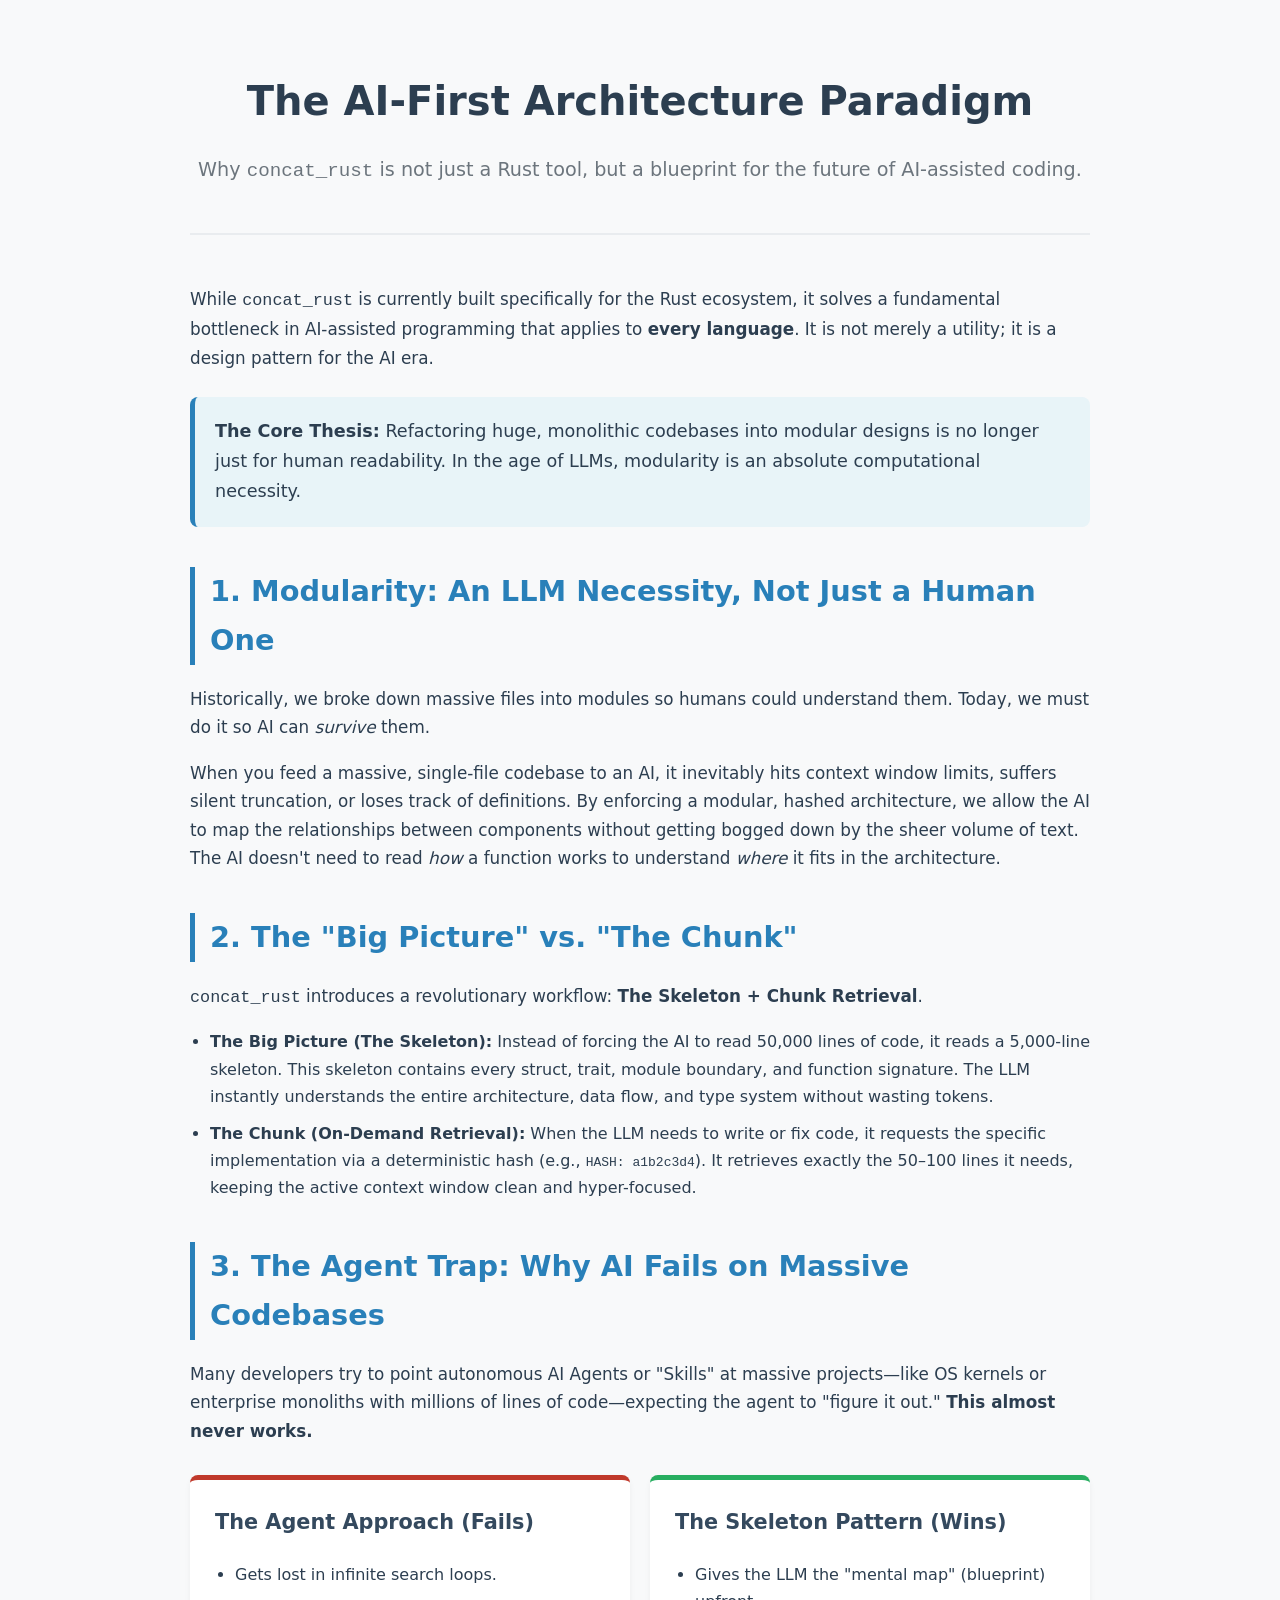
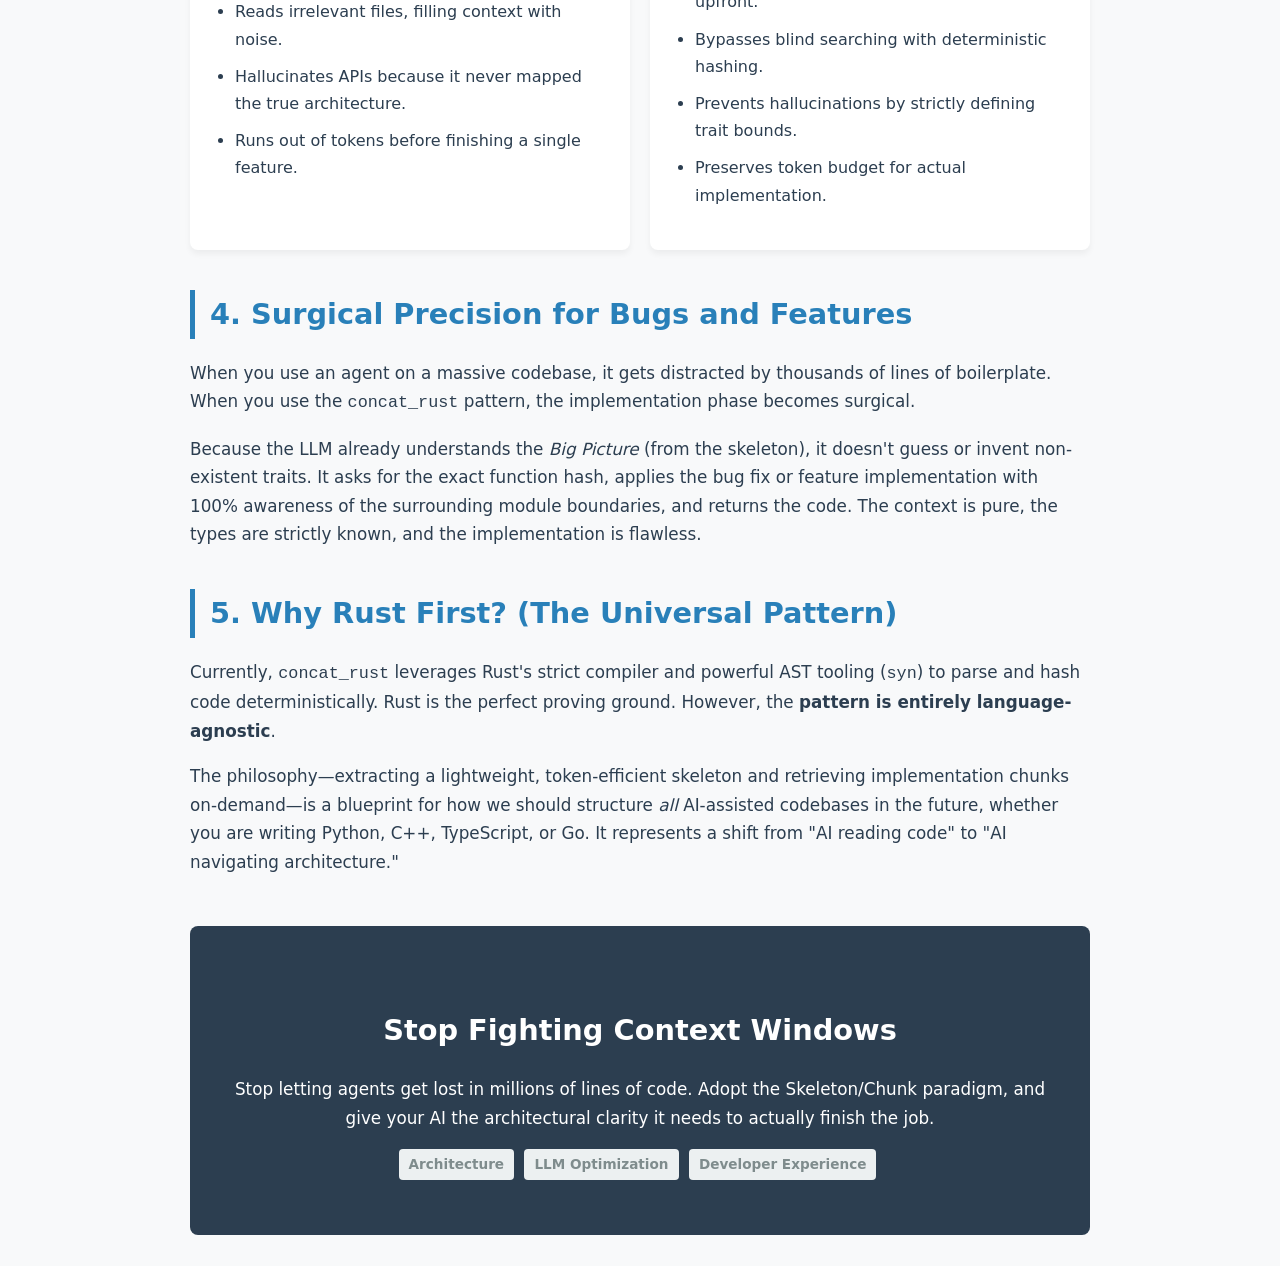
<file: index.html>
<!DOCTYPE html>
<html lang="en">
<head>
    <meta charset="UTF-8">
    <meta name="viewport" content="width=device-width, initial-scale=1.0">
    <title>The concat_rust Paradigm: AI-First Modular Architecture</title>
    <style>
        :root {
            --bg-color: #f8f9fa;
            --card-bg: #ffffff;
            --text-main: #2c3e50;
            --text-muted: #6c757d;
            --accent-primary: #2980b9;
            --accent-success: #27ae60;
            --accent-danger: #c0392b;
            --border-radius: 8px;
        }

        body {
            font-family: 'Segoe UI', system-ui, -apple-system, sans-serif;
            line-height: 1.7;
            color: var(--text-main);
            background-color: var(--bg-color);
            margin: 0;
            padding: 0;
        }

        .container {
            max-width: 900px;
            margin: 0 auto;
            padding: 40px 20px;
        }

        header {
            text-align: center;
            margin-bottom: 50px;
            padding-bottom: 30px;
            border-bottom: 2px solid #e9ecef;
        }

        h1 {
            font-size: 2.5rem;
            margin-bottom: 10px;
            color: var(--text-main);
            font-weight: 800;
        }

        .subtitle {
            font-size: 1.2rem;
            color: var(--text-muted);
            font-weight: 400;
        }

        h2 {
            font-size: 1.8rem;
            color: var(--accent-primary);
            margin-top: 40px;
            margin-bottom: 20px;
            border-left: 5px solid var(--accent-primary);
            padding-left: 15px;
        }

        h3 {
            font-size: 1.3rem;
            color: #34495e;
            margin-top: 25px;
        }

        p {
            margin-bottom: 15px;
            font-size: 1.05rem;
        }

        .highlight-box {
            background-color: #e8f4f8;
            border-left: 5px solid var(--accent-primary);
            padding: 20px;
            border-radius: var(--border-radius);
            margin: 25px 0;
            font-size: 1.1rem;
        }

        .comparison-grid {
            display: grid;
            grid-template-columns: 1fr 1fr;
            gap: 20px;
            margin: 30px 0;
        }

        .card {
            background: var(--card-bg);
            padding: 25px;
            border-radius: var(--border-radius);
            box-shadow: 0 4px 6px rgba(0,0,0,0.05);
        }

        .card.bad {
            border-top: 5px solid var(--accent-danger);
        }

        .card.good {
            border-top: 5px solid var(--accent-success);
        }

        .card h3 {
            margin-top: 0;
        }

        ul {
            padding-left: 20px;
        }

        li {
            margin-bottom: 10px;
        }

        .tag {
            display: inline-block;
            background: #ecf0f1;
            color: #7f8c8d;
            padding: 4px 10px;
            border-radius: 4px;
            font-size: 0.85rem;
            font-weight: 600;
            margin-right: 5px;
        }

        .conclusion {
            background: #2c3e50;
            color: white;
            padding: 40px;
            border-radius: var(--border-radius);
            text-align: center;
            margin-top: 50px;
        }

        .conclusion h2 {
            color: white;
            border-left: none;
            padding-left: 0;
            text-align: center;
        }

        @media (max-width: 768px) {
            .comparison-grid {
                grid-template-columns: 1fr;
            }
            h1 { font-size: 2rem; }
        }
    </style>
</head>
<body>

<div class="container">
    <header>
        <h1>The AI-First Architecture Paradigm</h1>
        <p class="subtitle">Why <code>concat_rust</code> is not just a Rust tool, but a blueprint for the future of AI-assisted coding.</p>
    </header>

    <section>
        <p>While <code>concat_rust</code> is currently built specifically for the Rust ecosystem, it solves a fundamental bottleneck in AI-assisted programming that applies to <strong>every language</strong>. It is not merely a utility; it is a design pattern for the AI era.</p>
        
        <div class="highlight-box">
            <strong>The Core Thesis:</strong> Refactoring huge, monolithic codebases into modular designs is no longer just for human readability. In the age of LLMs, modularity is an absolute computational necessity.
        </div>
    </section>

    <section>
        <h2>1. Modularity: An LLM Necessity, Not Just a Human One</h2>
        <p>Historically, we broke down massive files into modules so humans could understand them. Today, we must do it so AI can <em>survive</em> them.</p>
        <p>When you feed a massive, single-file codebase to an AI, it inevitably hits context window limits, suffers silent truncation, or loses track of definitions. By enforcing a modular, hashed architecture, we allow the AI to map the relationships between components without getting bogged down by the sheer volume of text. The AI doesn't need to read <em>how</em> a function works to understand <em>where</em> it fits in the architecture.</p>
    </section>

    <section>
        <h2>2. The "Big Picture" vs. "The Chunk"</h2>
        <p><code>concat_rust</code> introduces a revolutionary workflow: <strong>The Skeleton + Chunk Retrieval</strong>.</p>
        <ul>
            <li><strong>The Big Picture (The Skeleton):</strong> Instead of forcing the AI to read 50,000 lines of code, it reads a 5,000-line skeleton. This skeleton contains every struct, trait, module boundary, and function signature. The LLM instantly understands the entire architecture, data flow, and type system without wasting tokens.</li>
            <li><strong>The Chunk (On-Demand Retrieval):</strong> When the LLM needs to write or fix code, it requests the specific implementation via a deterministic hash (e.g., <code>HASH: a1b2c3d4</code>). It retrieves exactly the 50–100 lines it needs, keeping the active context window clean and hyper-focused.</li>
        </ul>
    </section>

    <section>
        <h2>3. The Agent Trap: Why AI Fails on Massive Codebases</h2>
        <p>Many developers try to point autonomous AI Agents or "Skills" at massive projects—like OS kernels or enterprise monoliths with millions of lines of code—expecting the agent to "figure it out." <strong>This almost never works.</strong></p>

        <div class="comparison-grid">
            <div class="card bad">
                <h3>The Agent Approach (Fails)</h3>
                <ul>
                    <li>Gets lost in infinite search loops.</li>
                    <li>Reads irrelevant files, filling context with noise.</li>
                    <li>Hallucinates APIs because it never mapped the true architecture.</li>
                    <li>Runs out of tokens before finishing a single feature.</li>
                </ul>
            </div>
            <div class="card good">
                <h3>The Skeleton Pattern (Wins)</h3>
                <ul>
                    <li>Gives the LLM the "mental map" (blueprint) upfront.</li>
                    <li>Bypasses blind searching with deterministic hashing.</li>
                    <li>Prevents hallucinations by strictly defining trait bounds.</li>
                    <li>Preserves token budget for actual implementation.</li>
                </ul>
            </div>
        </div>
    </section>

    <section>
        <h2>4. Surgical Precision for Bugs and Features</h2>
        <p>When you use an agent on a massive codebase, it gets distracted by thousands of lines of boilerplate. When you use the <code>concat_rust</code> pattern, the implementation phase becomes surgical.</p>
        <p>Because the LLM already understands the <em>Big Picture</em> (from the skeleton), it doesn't guess or invent non-existent traits. It asks for the exact function hash, applies the bug fix or feature implementation with 100% awareness of the surrounding module boundaries, and returns the code. The context is pure, the types are strictly known, and the implementation is flawless.</p>
    </section>

    <section>
        <h2>5. Why Rust First? (The Universal Pattern)</h2>
        <p>Currently, <code>concat_rust</code> leverages Rust's strict compiler and powerful AST tooling (<code>syn</code>) to parse and hash code deterministically. Rust is the perfect proving ground. However, the <strong>pattern is entirely language-agnostic</strong>.</p>
        <p>The philosophy—extracting a lightweight, token-efficient skeleton and retrieving implementation chunks on-demand—is a blueprint for how we should structure <em>all</em> AI-assisted codebases in the future, whether you are writing Python, C++, TypeScript, or Go. It represents a shift from "AI reading code" to "AI navigating architecture."</p>
    </section>

    <div class="conclusion">
        <h2>Stop Fighting Context Windows</h2>
        <p>Stop letting agents get lost in millions of lines of code. Adopt the Skeleton/Chunk paradigm, and give your AI the architectural clarity it needs to actually finish the job.</p>
        <p><span class="tag">Architecture</span> <span class="tag">LLM Optimization</span> <span class="tag">Developer Experience</span></p>
    </div>
</div>

</body>
</html>
</file>
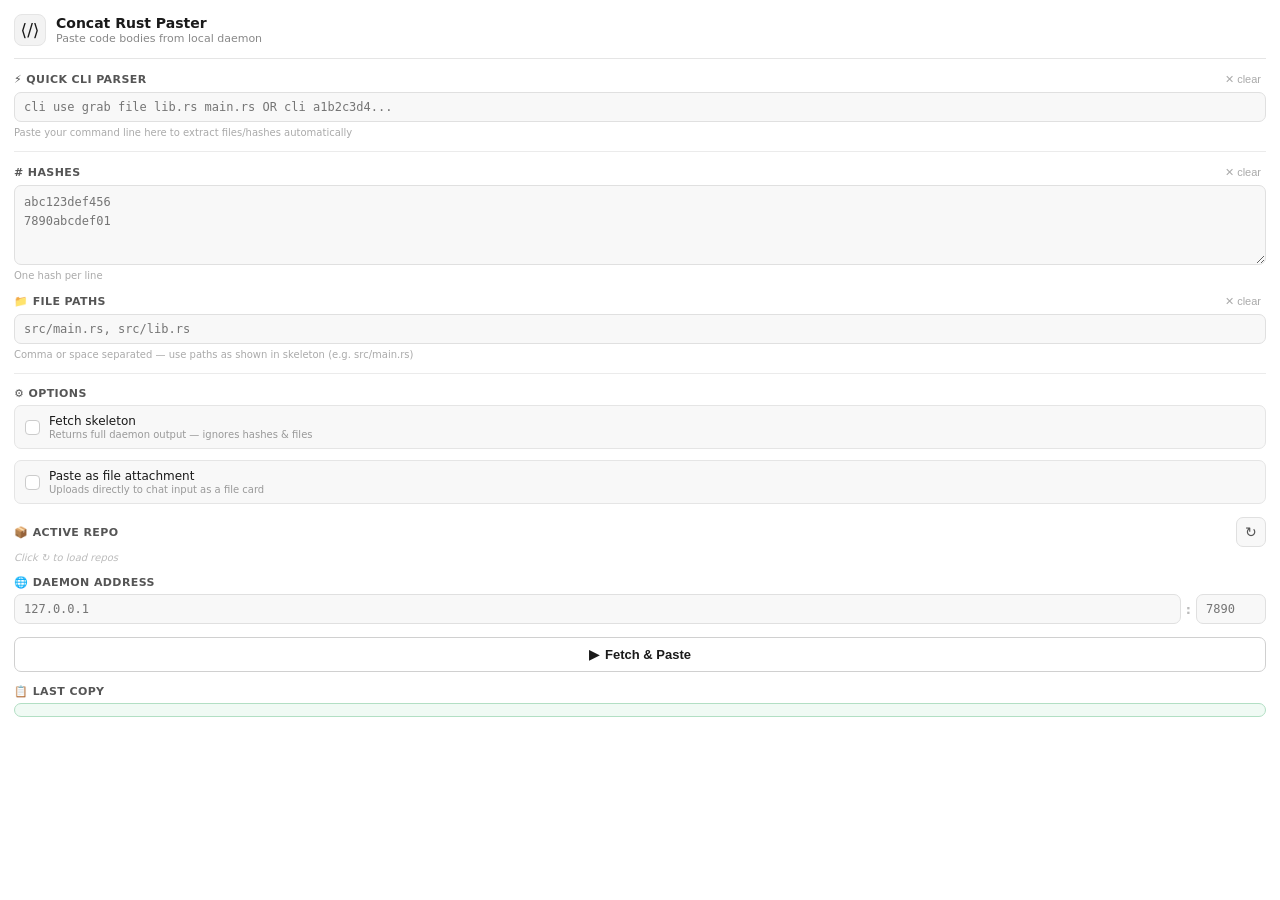
<file: ext/sidepanel.html>
<!DOCTYPE html>
<html>
<head>
  <meta charset="utf-8">
  <style>
    *, *::before, *::after { box-sizing: border-box; margin: 0; padding: 0; }
    body {
      font-family: system-ui, sans-serif;
      font-size: 13px;
      background: #fff;
      color: #1a1a1a;
      padding: 14px;
      display: flex;
      flex-direction: column;
      gap: 13px;
    }

    /* ── Header ── */
    .header {
      display: flex;
      align-items: center;
      gap: 10px;
      padding-bottom: 12px;
      border-bottom: 1px solid #e5e5e5;
    }
    .header-icon {
      width: 32px; height: 32px;
      border-radius: 8px;
      background: #f3f3f3;
      border: 1px solid #e5e5e5;
      display: flex; align-items: center; justify-content: center;
      font-size: 17px;
      flex-shrink: 0;
    }
    .header-title { font-size: 14px; font-weight: 600; }
    .header-sub   { font-size: 11px; color: #888; margin-top: 1px; }

    /* ── Section ── */
    .section { display: flex; flex-direction: column; gap: 5px; }
    .section-label {
      display: flex; justify-content: space-between; align-items: center;
    }
    .label {
      font-size: 11px; font-weight: 600;
      color: #555; text-transform: uppercase; letter-spacing: .4px;
    }
    .btn-clear {
      font-size: 11px; color: #aaa; cursor: pointer;
      border: none; background: none; padding: 2px 5px;
      border-radius: 4px; line-height: 1;
    }
    .btn-clear:hover { color: #555; background: #f0f0f0; }

    textarea, input[type="text"], input[type="number"] {
      width: 100%;
      background: #f8f8f8;
      border: 1px solid #e0e0e0;
      border-radius: 7px;
      padding: 7px 9px;
      font-size: 12px;
      font-family: 'Menlo', 'Consolas', monospace;
      color: #1a1a1a;
      outline: none;
      transition: border-color .15s, box-shadow .15s;
    }
    textarea { height: 80px; resize: vertical; line-height: 1.55; }
    textarea:focus, input:focus {
      border-color: #aaa;
      box-shadow: 0 0 0 2px rgba(0,0,0,0.06);
    }
    .field-hint { font-size: 10px; color: #aaa; }

    /* ── Daemon row ── */
    .addr-row { display: flex; align-items: center; gap: 5px; }
    .addr-row input[type="text"]   { flex: 1; min-width: 0; }
    .addr-row input[type="number"] { width: 70px; }
    .addr-sep { color: #bbb; flex-shrink: 0; font-weight: 600; }

    /* ── Repo section ── */
    .btn-icon {
      width: 30px; height: 30px;
      border-radius: 7px;
      border: 1px solid #e0e0e0;
      background: #f8f8f8;
      color: #555;
      font-size: 14px;
      cursor: pointer;
      display: flex; align-items: center; justify-content: center;
      flex-shrink: 0;
      transition: background .15s, border-color .15s;
    }
    .btn-icon:hover { background: #eee; border-color: #ccc; }
    .btn-icon:active { transform: scale(0.95); }
    .btn-icon.spinning { pointer-events: none; opacity: 0.6; }

    .repo-chips {
      display: flex;
      flex-wrap: wrap;
      gap: 5px;
      min-height: 0;
    }
    .repo-chip {
      display: inline-flex;
      align-items: center;
      gap: 4px;
      padding: 4px 9px;
      border-radius: 6px;
      border: 1px solid #e0e0e0;
      background: #f8f8f8;
      font-size: 11px;
      font-family: 'Menlo', 'Consolas', monospace;
      color: #555;
      cursor: pointer;
      transition: background .15s, border-color .15s, color .15s;
      user-select: none;
    }
    .repo-chip:hover { background: #eee; border-color: #bbb; }
    .repo-chip.active {
      background: #2563eb;
      border-color: #1d4ed8;
      color: #fff;
      font-size: 12px;
      font-weight: 600;
      padding: 5px 11px;
      box-shadow: 0 1px 3px rgba(37, 99, 235, 0.25);
    }
    .repo-chip .chip-branch {
      font-size: 9px;
      color: #999;
    }
    .repo-chip.active .chip-branch {
      color: #dbeafe;
      font-size: 10px;
      font-weight: 400;
    }
    .repo-chips-empty {
      font-size: 10px;
      color: #bbb;
      font-style: italic;
    }

    /* ── Skeleton toggle ── */
    .toggle-row {
      display: flex; align-items: center; gap: 9px;
      padding: 8px 10px;
      background: #f8f8f8;
      border: 1px solid #e5e5e5;
      border-radius: 7px;
      cursor: pointer;
      user-select: none;
    }
    .toggle-row:hover { background: #f0f0f0; }
    .toggle-box {
      width: 15px; height: 15px;
      border-radius: 4px;
      border: 1.5px solid #ccc;
      background: #fff;
      flex-shrink: 0;
      display: flex; align-items: center; justify-content: center;
      transition: background .15s, border-color .15s;
      font-size: 10px; color: #fff;
    }
    .toggle-box.checked { background: #333; border-color: #333; }
    .toggle-text { font-size: 12px; font-weight: 500; }
    .toggle-sub  { font-size: 10px; color: #999; margin-top: 1px; }

    /* ── Divider ── */
    .divider { height: 1px; background: #ebebeb; }

    /* ── Fetch button ── */
    .fetch-btn {
      width: 100%; padding: 9px;
      border: 1px solid #d0d0d0;
      border-radius: 7px;
      background: #fff;
      color: #1a1a1a;
      font-size: 13px; font-weight: 600;
      cursor: pointer;
      display: flex; align-items: center; justify-content: center; gap: 6px;
      transition: background .15s;
    }
    .fetch-btn:hover   { background: #f4f4f4; }
    .fetch-btn:active  { transform: scale(0.99); }
    .fetch-btn:disabled { opacity: .5; cursor: not-allowed; }

    /* ── Status box ── */
    .status-box {
      border-radius: 7px;
      padding: 8px 10px;
      font-size: 12px;
      line-height: 1.5;
      display: none;
    }
    .status-box.loading {
      display: flex; align-items: center; gap: 8px;
      background: #f5f5f5;
      border: 1px solid #e5e5e5;
      color: #666;
    }
    .status-box.success {
      display: block;
      background: #f0faf4;
      border: 1px solid #b2dfc4;
      color: #1d6b3e;
    }
    .status-box.error {
      display: block;
      background: #fff3f3;
      border: 1px solid #f5b8b8;
      color: #b03030;
    }
    .status-title { font-weight: 600; margin-bottom: 5px; }
    .status-items { display: flex; flex-direction: column; gap: 3px; }
    .status-item  { display: flex; align-items: center; gap: 5px; font-size: 11px; }

    .spinner {
      width: 12px; height: 12px;
      border: 1.5px solid #ccc;
      border-top-color: #888;
      border-radius: 50%;
      animation: spin .7s linear infinite;
      flex-shrink: 0;
    }
    @keyframes spin { to { transform: rotate(360deg); } }

    /* ── Dimmed state ── */
    .dimmed { opacity: .35; pointer-events: none; }

    /* ══════════════════════════════════════════════════════════════
       ── Dark Theme (Auto-detects OS/Browser setting) ──
       ══════════════════════════════════════════════════════════════ */
    @media (prefers-color-scheme: dark) {
      body {
        background: #1a1a1a;
        color: #e0e0e0;
      }
      .header {
        border-bottom-color: #333;
      }
      .header-icon {
        background: #2a2a2a;
        border-color: #3a3a3a;
      }
      .header-sub {
        color: #888;
      }
      .label {
        color: #aaa;
      }
      .btn-clear {
        color: #666;
      }
      .btn-clear:hover {
        color: #bbb;
        background: #2a2a2a;
      }
      textarea, input[type="text"], input[type="number"] {
        background: #242424;
        border-color: #3a3a3a;
        color: #e0e0e0;
      }
      textarea:focus, input:focus {
        border-color: #666;
        box-shadow: 0 0 0 2px rgba(255,255,255,0.06);
      }
      .field-hint {
        color: #666;
      }
      .addr-sep {
        color: #555;
      }
      .btn-icon {
        border-color: #3a3a3a;
        background: #242424;
        color: #aaa;
      }
      .btn-icon:hover {
        background: #333;
        border-color: #555;
      }
      .repo-chip {
        border-color: #3a3a3a;
        background: #242424;
        color: #aaa;
      }
      .repo-chip:hover {
        background: #333;
        border-color: #555;
      }
      .repo-chip.active {
        background: #2563eb;
        border-color: #3b82f6;
        color: #ffffff;
        font-size: 12px;
        font-weight: 600;
        padding: 5px 11px;
        box-shadow: 0 2px 6px rgba(37, 99, 235, 0.35);
      }
      .repo-chip .chip-branch {
        color: #666;
      }
      .repo-chip.active .chip-branch {
        color: #bfdbfe;
        font-size: 10px;
        font-weight: 400;
      }
      .repo-chips-empty {
        color: #555;
      }
      .toggle-row {
        background: #242424;
        border-color: #3a3a3a;
      }
      .toggle-row:hover {
        background: #2d2d2d;
      }
      .toggle-box {
        border-color: #555;
        background: #1a1a1a;
      }
      .toggle-box.checked {
        background: #e0e0e0;
        border-color: #e0e0e0;
        color: #1a1a1a;
      }
      .toggle-sub {
        color: #666;
      }
      .divider {
        background: #333;
      }
      .fetch-btn {
        border-color: #3a3a3a;
        background: #242424;
        color: #e0e0e0;
      }
      .fetch-btn:hover {
        background: #2d2d2d;
      }
      .status-box.loading {
        background: #242424;
        border-color: #3a3a3a;
        color: #aaa;
      }
      .status-box.success {
        background: #132613;
        border-color: #2d5a2d;
        color: #6bc76b;
      }
      .status-box.error {
        background: #2e1a1a;
        border-color: #5a2d2d;
        color: #e06060;
      }
      .spinner {
        border-color: #3a3a3a;
        border-top-color: #aaa;
      }
    }
  </style>
</head>
<body>

  <!-- Header -->
  <div class="header">
    <div class="header-icon">⟨/⟩</div>
    <div>
      <div class="header-title" id="headerTitle">Concat Rust Paster</div>
      <div class="header-sub">Paste code bodies from local daemon</div>
    </div>
  </div>

  <!-- Quick Command Line Parser -->
  <div class="section">
    <div class="section-label">
      <span class="label">⚡ Quick CLI Parser</span>
      <button class="btn-clear" id="clearQuickCommand">✕ clear</button>
    </div>
    <input type="text" id="quickCommand" placeholder="cli use grab file lib.rs main.rs OR cli a1b2c3d4..." spellcheck="false">
    <span class="field-hint">Paste your command line here to extract files/hashes automatically</span>
  </div>

  <div class="divider"></div>

  <!-- Hashes -->
  <div class="section" id="hashSection">
    <div class="section-label">
      <span class="label"># Hashes</span>
      <button class="btn-clear" id="clearHashes">✕ clear</button>
    </div>
    <textarea id="hashes" placeholder="abc123def456&#10;7890abcdef01" spellcheck="false"></textarea>
    <span class="field-hint">One hash per line</span>
  </div>

  <!-- Files -->
  <div class="section" id="fileSection">
    <div class="section-label">
      <span class="label">📁 File paths</span>
      <button class="btn-clear" id="clearFiles">✕ clear</button>
    </div>
    <input type="text" id="files" placeholder="src/main.rs, src/lib.rs" spellcheck="false">
    <span class="field-hint">Comma or space separated — use paths as shown in skeleton (e.g. src/main.rs)</span>
  </div>

  <div class="divider"></div>

  <!-- Options -->
  <div class="section">
    <span class="label">⚙ Options</span>

    <!-- Skeleton Toggle -->
    <label class="toggle-row" id="skeletonRow">
      <div class="toggle-box" id="skeletonBox"></div>
      <div>
        <div class="toggle-text">Fetch skeleton</div>
        <div class="toggle-sub">Returns full daemon output — ignores hashes &amp; files</div>
      </div>
    </label>

    <!-- Paste as File Toggle -->
    <label class="toggle-row" id="pasteFileRow" style="margin-top: 6px;">
      <div class="toggle-box" id="pasteFileBox"></div>
      <div>
        <div class="toggle-text">Paste as file attachment</div>
        <div class="toggle-sub">Uploads directly to chat input as a file card</div>
      </div>
    </label>
  </div>

  <!-- Active repo -->
  <div class="section">
    <div class="section-label">
      <span class="label">📦 Active repo</span>
      <button class="btn-icon" id="refreshRepos" title="Fetch repos from daemon">↻</button>
    </div>
    <div class="repo-chips" id="repoChips">
      <span class="repo-chips-empty">Click ↻ to load repos</span>
    </div>
  </div>

  <!-- Daemon address -->
  <div class="section">
    <span class="label">🌐 Daemon address</span>
    <div class="addr-row">
      <input type="text"   id="host" placeholder="127.0.0.1">
      <span class="addr-sep">:</span>
      <input type="number" id="port" placeholder="7890">
    </div>
  </div>

  <!-- Fetch button -->
  <button class="fetch-btn" id="fetchBtn">
    <span id="fetchBtnIcon">▶</span>
    <span id="fetchBtnLabel">Fetch &amp; Paste</span>
  </button>

  <!-- Status -->
  <div class="status-box" id="statusBox">
    <div class="spinner" id="spinner" style="display:none"></div>
    <div id="statusContent"></div>
  </div>

<!-- ─── Copy Detection Info ─── -->
<div class="section" id="copyInfoSection" hidden>
  <div class="label">📋 Last Copy</div>
  <div id="copyInfoContent" class="status-box success" style="display: block; padding: 6px 10px; font-size: 12px;"></div>
</div>

  <script src="sidepanel.js"></script>
</body>
</html>
</file>
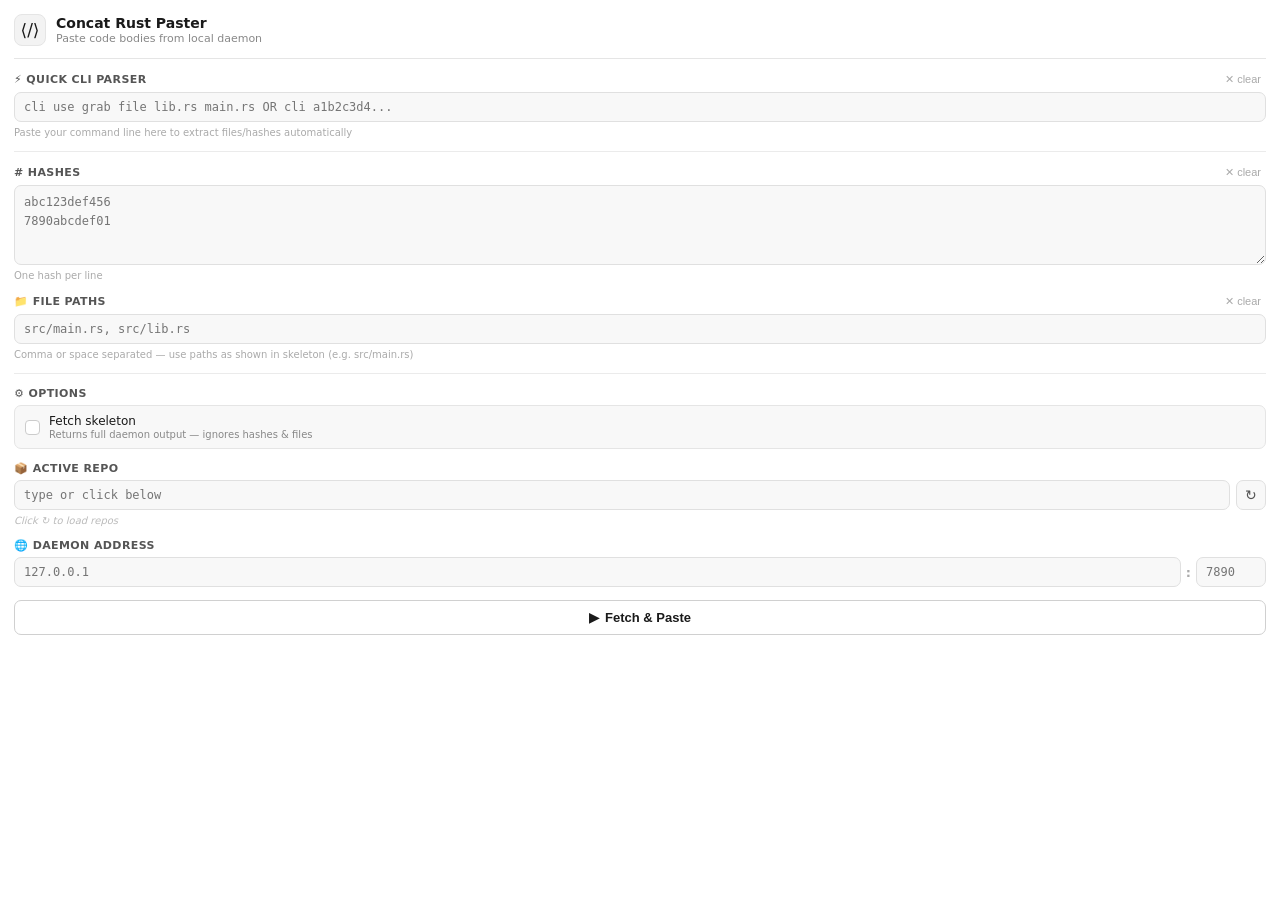
<file: ext_ff/sidepanel.html>
<!DOCTYPE html>
<html>
<head>
  <meta charset="utf-8">
<style>
    /* ── Theme Definitions ── */
    :root {
      --bg-color: #ffffff;
      --text-color: #1a1a1a;
      --border-color: #e5e5e5;
      
      --header-icon-bg: #f3f3f3;
      --text-muted: #888;
      --text-label: #555;
      --text-hint: #aaa;
      
      --input-bg: #f8f8f8;
      --input-border: #e0e0e0;
      --input-focus-border: #aaa;
      --input-focus-shadow: rgba(0, 0, 0, 0.06);
      
      --toggle-bg: #f8f8f8;
      --toggle-hover-bg: #f0f0f0;
      --toggle-box-border: #ccc;
      --toggle-box-checked-bg: #333;
      --toggle-box-checked-border: #333;
      --toggle-box-checked-text: #ffffff;
      
      --divider-color: #ebebeb;
      
      --button-bg: #ffffff;
      --button-border: #d0d0d0;
      --button-hover-bg: #f4f4f4;
      
      --status-loading-bg: #f5f5f5;
      --status-loading-border: #e5e5e5;
      --status-loading-text: #666;
      --status-success-bg: #f0faf4;
      --status-success-border: #b2dfc4;
      --status-success-text: #1d6b3e;
      --status-error-bg: #fff3f3;
      --status-error-border: #f5b8b8;
      --status-error-text: #b03030;
      
      --spinner-border: #ccc;
      --spinner-top: #888;
    }

    /* Auto-detect Firefox / OS dark theme */
    @media (prefers-color-scheme: dark) {
      :root {
        --bg-color: #1c1b22;             /* Firefox standard panel dark background */
        --text-color: #fbfbfe;           /* High contrast light text */
        --border-color: #38383d;
        
        --header-icon-bg: #2b2a33;
        --text-muted: #9e9e9e;
        --text-label: #cfcfd8;
        --text-hint: #8f8f9d;
        
        --input-bg: #2b2a33;
        --input-border: #52525e;
        --input-focus-border: #00ddff;   /* Neon cyan blue accent */
        --input-focus-shadow: rgba(0, 221, 255, 0.15);
        
        --toggle-bg: #2b2a33;
        --toggle-hover-bg: #3b3a42;
        --toggle-box-border: #52525e;
        --toggle-box-checked-bg: #00ddff;
        --toggle-box-checked-border: #00ddff;
        --toggle-box-checked-text: #1c1b22;
        
        --divider-color: #2b2a33;
        
        --button-bg: #2b2a33;
        --button-border: #52525e;
        --button-hover-bg: #3b3a42;
        
        --status-loading-bg: #23222b;
        --status-loading-border: #42414d;
        --status-loading-text: #bfbfbf;
        --status-success-bg: #0d2818;
        --status-success-border: #1b4d2c;
        --status-success-text: #86efac;
        --status-error-bg: #2a1215;
        --status-error-border: #5a1e24;
        --status-error-text: #fca5a5;
        
        --spinner-border: #52525e;
        --spinner-top: #00ddff;
      }
    }

    *, *::before, *::after { box-sizing: border-box; margin: 0; padding: 0; }
    body {
      font-family: system-ui, sans-serif;
      font-size: 13px;
      background: var(--bg-color);
      color: var(--text-color);
      padding: 14px;
      display: flex;
      flex-direction: column;
      gap: 13px;
    }

    /* ── Header ── */
    .header {
      display: flex;
      align-items: center;
      gap: 10px;
      padding-bottom: 12px;
      border-bottom: 1px solid var(--border-color);
    }
    .header-icon {
      width: 32px; height: 32px;
      border-radius: 8px;
      background: var(--header-icon-bg);
      border: 1px solid var(--border-color);
      display: flex; align-items: center; justify-content: center;
      font-size: 17px;
      flex-shrink: 0;
    }
    .header-title { font-size: 14px; font-weight: 600; }
    .header-sub   { font-size: 11px; color: var(--text-muted); margin-top: 1px; }

    /* ── Section ── */
    .section { display: flex; flex-direction: column; gap: 5px; }
    .section-label {
      display: flex; justify-content: space-between; align-items: center;
    }
    .label {
      font-size: 11px; font-weight: 600;
      color: var(--text-label); text-transform: uppercase; letter-spacing: .4px;
    }
    .btn-clear {
      font-size: 11px; color: var(--text-hint); cursor: pointer;
      border: none; background: none; padding: 2px 5px;
      border-radius: 4px; line-height: 1;
    }
    .btn-clear:hover { color: var(--text-label); background: var(--toggle-hover-bg); }

    textarea, input[type="text"], input[type="number"] {
      width: 100%;
      background: var(--input-bg);
      border: 1px solid var(--input-border);
      border-radius: 7px;
      padding: 7px 9px;
      font-size: 12px;
      font-family: 'Menlo', 'Consolas', monospace;
      color: var(--text-color);
      outline: none;
      transition: border-color .15s, box-shadow .15s;
    }
    textarea { height: 80px; resize: vertical; line-height: 1.55; }
    textarea:focus, input:focus {
      border-color: var(--input-focus-border);
      box-shadow: 0 0 0 2px var(--input-focus-shadow);
    }
    .field-hint { font-size: 10px; color: var(--text-hint); }

    .addr-row { display: flex; align-items: center; gap: 5px; }
    .addr-row input[type="text"]   { flex: 1; min-width: 0; }
    .addr-row input[type="number"] { width: 70px; }
    .addr-sep { color: var(--text-hint); flex-shrink: 0; font-weight: 600; }

    .repo-header { display: flex; align-items: center; gap: 6px; }
    .repo-header input[type="text"] { flex: 1; min-width: 0; }
    .btn-icon {
      width: 30px; height: 30px;
      border-radius: 7px;
      border: 1px solid #e0e0e0;
      background: #f8f8f8;
      color: #555;
      font-size: 14px;
      cursor: pointer;
      display: flex; align-items: center; justify-content: center;
      flex-shrink: 0;
      transition: background .15s, border-color .15s;
    }
    .btn-icon:hover { background: #eee; border-color: #ccc; }
    .btn-icon:active { transform: scale(0.95); }
    .btn-icon.spinning { pointer-events: none; opacity: 0.6; }

    .repo-chips {
      display: flex;
      flex-wrap: wrap;
      gap: 5px;
      min-height: 0;
    }
    .repo-chip {
      display: inline-flex;
      align-items: center;
      gap: 4px;
      padding: 4px 9px;
      border-radius: 6px;
      border: 1px solid #e0e0e0;
      background: #f8f8f8;
      font-size: 11px;
      font-family: 'Menlo', 'Consolas', monospace;
      color: #555;
      cursor: pointer;
      transition: background .15s, border-color .15s, color .15s;
      user-select: none;
    }
    .repo-chip:hover { background: #eee; border-color: #bbb; }
    .repo-chip.active {
      background: #1a1a1a;
      border-color: #1a1a1a;
      color: #fff;
    }
    .repo-chip .chip-branch {
      font-size: 9px;
      color: #999;
    }
    .repo-chip.active .chip-branch {
      color: #aaa;
    }
    .repo-chips-empty {
      font-size: 10px;
      color: #bbb;
      font-style: italic;
    }

    .toggle-row {
      display: flex; align-items: center; gap: 9px;
      padding: 8px 10px;
      background: var(--toggle-bg);
      border: 1px solid var(--border-color);
      border-radius: 7px;
      cursor: pointer;
      user-select: none;
    }
    .toggle-row:hover { background: var(--toggle-hover-bg); }
    .toggle-box {
      width: 15px; height: 15px;
      border-radius: 4px;
      border: 1.5px solid var(--toggle-box-border);
      background: var(--bg-color);
      flex-shrink: 0;
      display: flex; align-items: center; justify-content: center;
      transition: background .15s, border-color .15s;
      font-size: 10px; color: var(--toggle-box-checked-text);
    }
    .toggle-box.checked {
      background: var(--toggle-box-checked-bg);
      border-color: var(--toggle-box-checked-border);
    }
    .toggle-text { font-size: 12px; font-weight: 500; }
    .toggle-sub  { font-size: 10px; color: var(--text-muted); margin-top: 1px; }

    /* ── Divider ── */
    .divider { height: 1px; background: var(--divider-color); }

    /* ── Fetch button ── */
    .fetch-btn {
      width: 100%; padding: 9px;
      border: 1px solid var(--button-border);
      border-radius: 7px;
      background: var(--button-bg);
      color: var(--text-color);
      font-size: 13px; font-weight: 600;
      cursor: pointer;
      display: flex; align-items: center; justify-content: center; gap: 6px;
      transition: background .15s;
    }
    .fetch-btn:hover   { background: var(--button-hover-bg); }
    .fetch-btn:active  { transform: scale(0.99); }
    .fetch-btn:disabled { opacity: .5; cursor: not-allowed; }

    /* ── Status box ── */
    .status-box {
      border-radius: 7px;
      padding: 8px 10px;
      font-size: 12px;
      line-height: 1.5;
      display: none;
    }
    .status-box.loading {
      display: flex; align-items: center; gap: 8px;
      background: var(--status-loading-bg);
      border: 1px solid var(--status-loading-border);
      color: var(--status-loading-text);
    }
    .status-box.success {
      display: block;
      background: var(--status-success-bg);
      border: 1px solid var(--status-success-border);
      color: var(--status-success-text);
    }
    .status-box.error {
      display: block;
      background: var(--status-error-bg);
      border: 1px solid var(--status-error-border);
      color: var(--status-error-text);
    }
    .status-title { font-weight: 600; margin-bottom: 5px; }
    .status-items { display: flex; flex-direction: column; gap: 3px; }
    .status-item  { display: flex; align-items: center; gap: 5px; font-size: 11px; }

    .spinner {
      width: 12px; height: 12px;
      border: 1.5px solid var(--spinner-border);
      border-top-color: var(--spinner-top);
      border-radius: 50%;
      animation: spin .7s linear infinite;
      flex-shrink: 0;
    }
    @keyframes spin { to { transform: rotate(360deg); } }

    /* ── Dimmed state ── */
    .dimmed { opacity: .35; pointer-events: none; }
  </style>
</head>
<body>

  <div class="header">
    <div class="header-icon">⟨/⟩</div>
    <div>
      <div class="header-title" id="headerTitle">Concat Rust Paster</div>
      <div class="header-sub">Paste code bodies from local daemon</div>
    </div>
  </div>

  <div class="section">
    <div class="section-label">
      <span class="label">⚡ Quick CLI Parser</span>
      <button class="btn-clear" id="clearQuickCommand">✕ clear</button>
    </div>
    <input type="text" id="quickCommand" placeholder="cli use grab file lib.rs main.rs OR cli a1b2c3d4..." spellcheck="false">
    <span class="field-hint">Paste your command line here to extract files/hashes automatically</span>
  </div>

  <div class="divider"></div>

  <div class="section" id="hashSection">
    <div class="section-label">
      <span class="label"># Hashes</span>
      <button class="btn-clear" id="clearHashes">✕ clear</button>
    </div>
    <textarea id="hashes" placeholder="abc123def456&#10;7890abcdef01" spellcheck="false"></textarea>
    <span class="field-hint">One hash per line</span>
  </div>

  <div class="section" id="fileSection">
    <div class="section-label">
      <span class="label">📁 File paths</span>
      <button class="btn-clear" id="clearFiles">✕ clear</button>
    </div>
    <input type="text" id="files" placeholder="src/main.rs, src/lib.rs" spellcheck="false">
    <span class="field-hint">Comma or space separated — use paths as shown in skeleton (e.g. src/main.rs)</span>
  </div>

  <div class="divider"></div>

  <div class="section">
    <span class="label">⚙ Options</span>
    <label class="toggle-row" id="skeletonRow">
      <div class="toggle-box" id="skeletonBox"></div>
      <div>
        <div class="toggle-text">Fetch skeleton</div>
        <div class="toggle-sub">Returns full daemon output — ignores hashes &amp; files</div>
      </div>
    </label>
  </div>

  <div class="section">
    <span class="label">📦 Active repo</span>
    <div class="repo-header">
      <input type="text" id="activeRepo" placeholder="type or click below" spellcheck="false">
      <button class="btn-icon" id="refreshRepos" title="Fetch repos from daemon">↻</button>
    </div>
    <div class="repo-chips" id="repoChips">
      <span class="repo-chips-empty">Click ↻ to load repos</span>
    </div>
  </div>

  <div class="section">
    <span class="label">🌐 Daemon address</span>
    <div class="addr-row">
      <input type="text"   id="host" placeholder="127.0.0.1">
      <span class="addr-sep">:</span>
      <input type="number" id="port" placeholder="7890">
    </div>
  </div>

  <button class="fetch-btn" id="fetchBtn">
    <span id="fetchBtnIcon">▶</span>
    <span id="fetchBtnLabel">Fetch &amp; Paste</span>
  </button>

  <div class="status-box" id="statusBox">
    <div class="spinner" id="spinner" style="display:none"></div>
    <div id="statusContent"></div>
  </div>

  <script src="sidepanel.js"></script>
</body>
</html>
</file>
